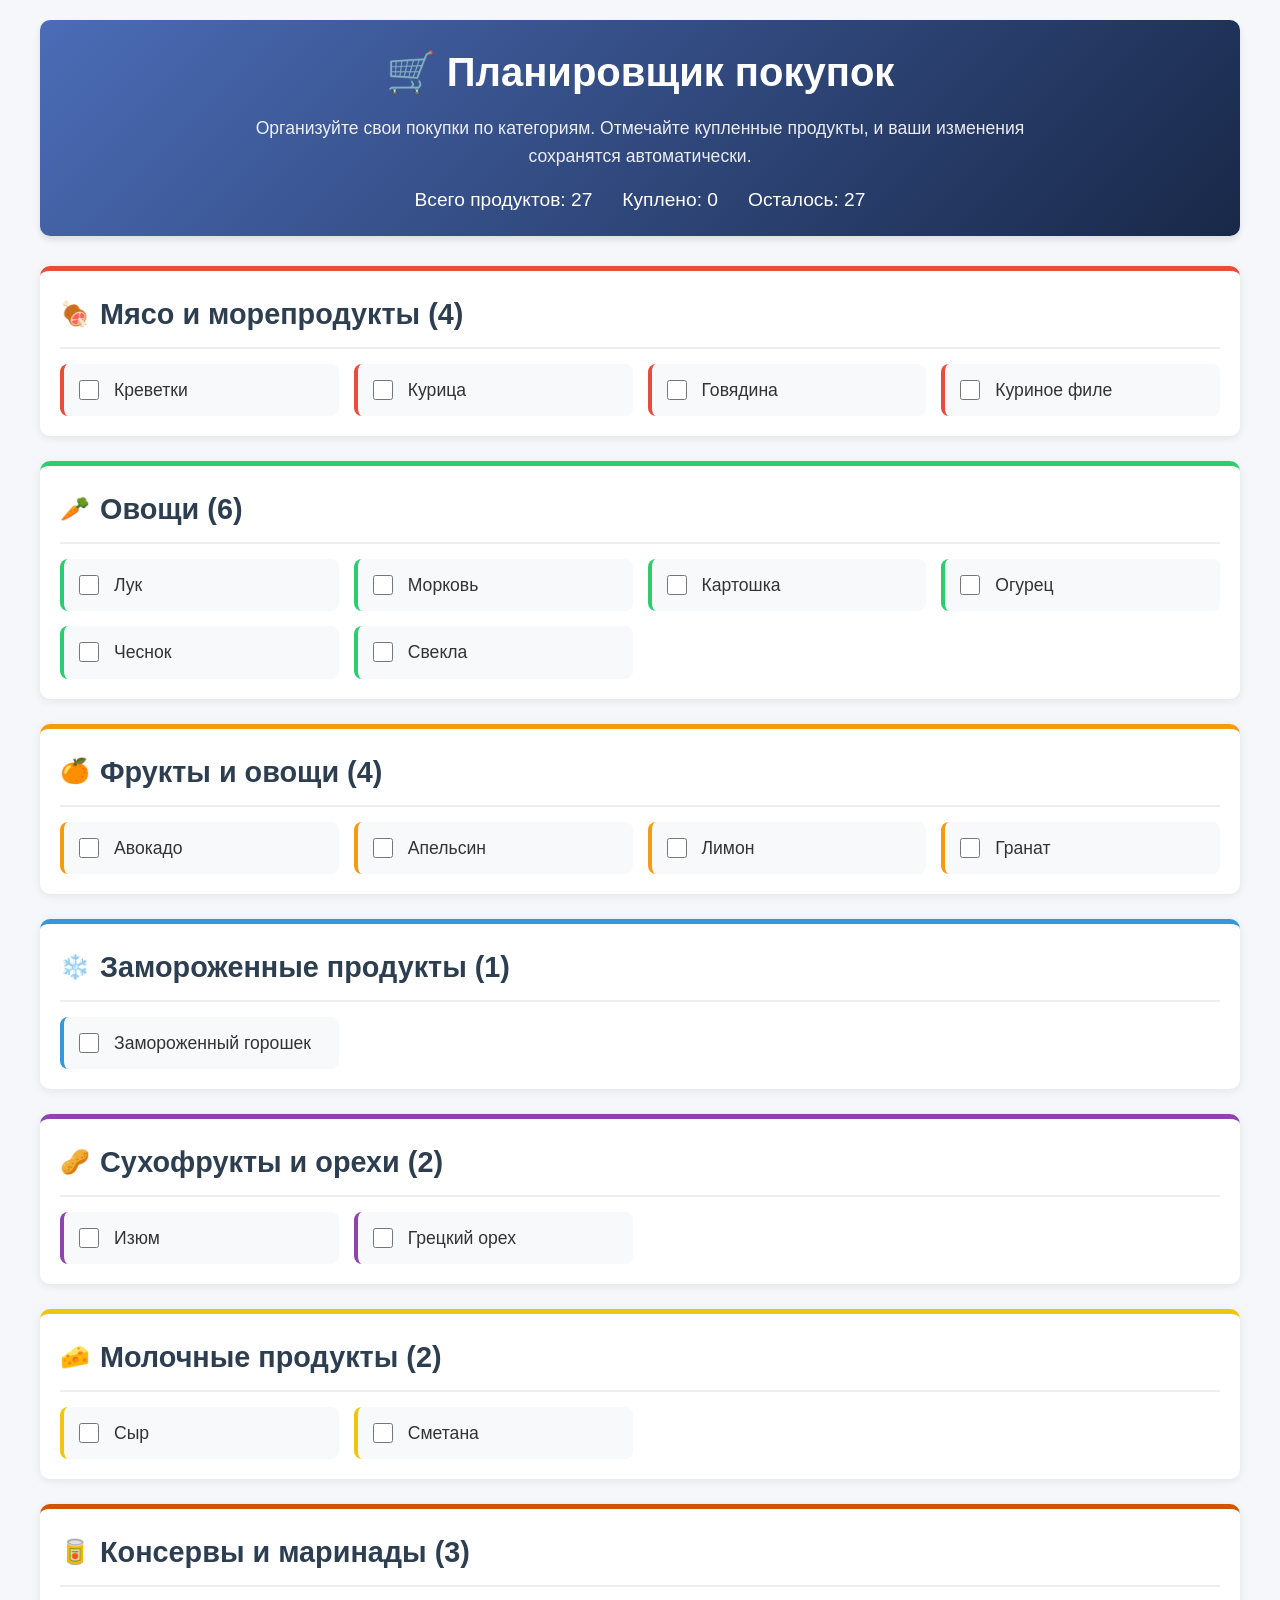
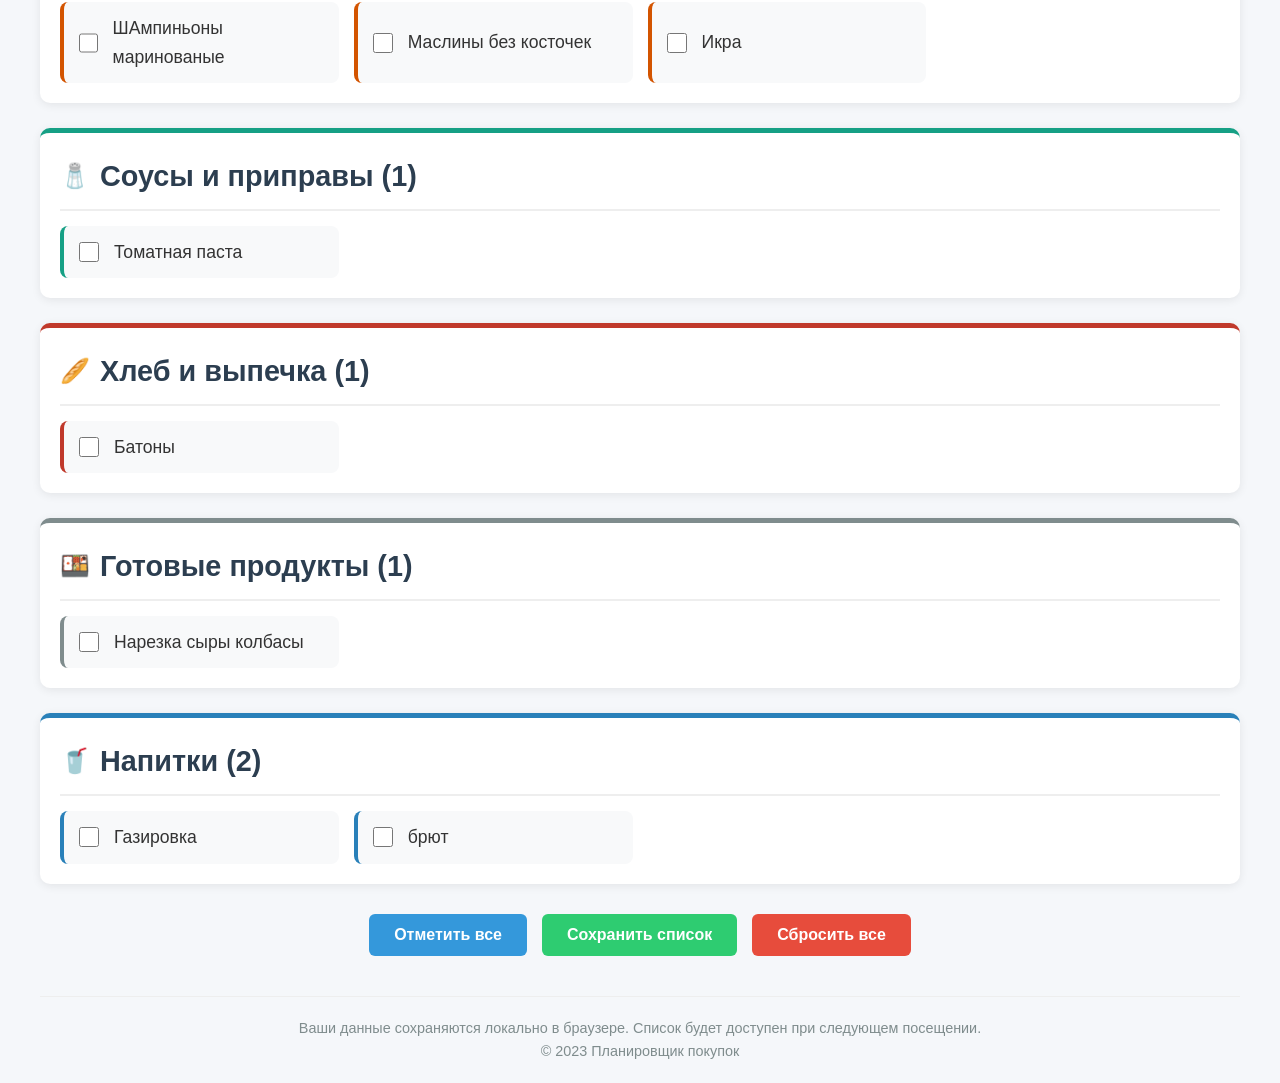
<file: plan.html>
<!DOCTYPE html>
<html lang="ru">
<head>
    <meta charset="UTF-8">
    <meta name="viewport" content="width=device-width, initial-scale=1.0">
    <title>Планировщик покупок</title>
    <style>
        * {
            margin: 0;
            padding: 0;
            box-sizing: border-box;
            font-family: 'Segoe UI', Tahoma, Geneva, Verdana, sans-serif;
        }
        
        body {
            background-color: #f5f7fa;
            color: #333;
            padding: 20px;
            line-height: 1.6;
        }
        
        .container {
            max-width: 1200px;
            margin: 0 auto;
        }
        
        header {
            text-align: center;
            margin-bottom: 30px;
            padding: 20px;
            background: linear-gradient(135deg, #4b6cb7 0%, #182848 100%);
            color: white;
            border-radius: 10px;
            box-shadow: 0 4px 6px rgba(0, 0, 0, 0.1);
        }
        
        h1 {
            font-size: 2.5rem;
            margin-bottom: 10px;
        }
        
        .description {
            font-size: 1.1rem;
            opacity: 0.9;
            max-width: 800px;
            margin: 0 auto;
        }
        
        .stats {
            display: flex;
            justify-content: center;
            gap: 30px;
            margin-top: 15px;
            font-size: 1.2rem;
        }
        
        .category-section {
            background-color: white;
            border-radius: 10px;
            padding: 20px;
            margin-bottom: 25px;
            box-shadow: 0 2px 10px rgba(0, 0, 0, 0.08);
            transition: transform 0.3s ease;
        }
        
        .category-section:hover {
            transform: translateY(-5px);
        }
        
        .category-title {
            font-size: 1.8rem;
            color: #2c3e50;
            margin-bottom: 15px;
            padding-bottom: 10px;
            border-bottom: 2px solid #eee;
            display: flex;
            align-items: center;
        }
        
        .category-icon {
            margin-right: 10px;
            font-size: 1.5rem;
        }
        
        .products-grid {
            display: grid;
            grid-template-columns: repeat(auto-fill, minmax(250px, 1fr));
            gap: 15px;
        }
        
        .product-item {
            display: flex;
            align-items: center;
            padding: 12px 15px;
            background-color: #f8f9fa;
            border-radius: 8px;
            transition: all 0.3s ease;
            border-left: 4px solid #4b6cb7;
        }
        
        .product-item:hover {
            background-color: #eef2f7;
            transform: translateX(5px);
        }
        
        .product-item.purchased {
            opacity: 0.7;
            background-color: #f0f0f0;
            border-left-color: #2ecc71;
        }
        
        .product-checkbox {
            margin-right: 15px;
            width: 20px;
            height: 20px;
            cursor: pointer;
        }
        
        .product-name {
            font-size: 1.1rem;
            flex-grow: 1;
        }
        
        .product-item.purchased .product-name {
            text-decoration: line-through;
            color: #7f8c8d;
        }
        
        .controls {
            display: flex;
            justify-content: center;
            gap: 15px;
            margin-top: 30px;
            margin-bottom: 40px;
        }
        
        button {
            padding: 12px 25px;
            font-size: 1rem;
            border: none;
            border-radius: 6px;
            cursor: pointer;
            transition: all 0.3s ease;
            font-weight: 600;
        }
        
        .reset-btn {
            background-color: #e74c3c;
            color: white;
        }
        
        .reset-btn:hover {
            background-color: #c0392b;
        }
        
        .save-btn {
            background-color: #2ecc71;
            color: white;
        }
        
        .save-btn:hover {
            background-color: #27ae60;
        }
        
        .select-all-btn {
            background-color: #3498db;
            color: white;
        }
        
        .select-all-btn:hover {
            background-color: #2980b9;
        }
        
        .footer {
            text-align: center;
            margin-top: 40px;
            padding-top: 20px;
            border-top: 1px solid #eee;
            color: #7f8c8d;
            font-size: 0.9rem;
        }
        
        @media (max-width: 768px) {
            .products-grid {
                grid-template-columns: repeat(auto-fill, minmax(200px, 1fr));
            }
            
            .stats {
                flex-direction: column;
                gap: 10px;
            }
            
            .controls {
                flex-direction: column;
                align-items: center;
            }
            
            button {
                width: 100%;
                max-width: 300px;
            }
        }
        
        @media (max-width: 480px) {
            .products-grid {
                grid-template-columns: 1fr;
            }
            
            h1 {
                font-size: 2rem;
            }
        }
    </style>
</head>
<body>
    <div class="container">
        <header>
            <h1>🛒 Планировщик покупок</h1>
            <p class="description">Организуйте свои покупки по категориям. Отмечайте купленные продукты, и ваши изменения сохранятся автоматически.</p>
            <div class="stats">
                <div>Всего продуктов: <span id="total-count">0</span></div>
                <div>Куплено: <span id="purchased-count">0</span></div>
                <div>Осталось: <span id="remaining-count">0</span></div>
            </div>
        </header>
        
        <main>
            <!-- Категории будут сгенерированы JavaScript -->
        </main>
        
        <div class="controls">
            <button class="select-all-btn" id="select-all">Отметить все</button>
            <button class="save-btn" id="save-btn">Сохранить список</button>
            <button class="reset-btn" id="reset-btn">Сбросить все</button>
        </div>
        
        <div class="footer">
            <p>Ваши данные сохраняются локально в браузере. Список будет доступен при следующем посещении.</p>
            <p>© 2023 Планировщик покупок</p>
        </div>
    </div>

    <script>
        // Исходные данные продуктов
        const products = [
            { name: "Креветки", category: "Мясо и морепродукты" },
            { name: "Курица", category: "Мясо и морепродукты" },
            { name: "Говядина", category: "Мясо и морепродукты" },
            { name: "Куриное филе", category: "Мясо и морепродукты" },
            { name: "Лук", category: "Овощи" },
            { name: "Морковь", category: "Овощи" },
            { name: "Картошка", category: "Овощи" },
            { name: "Огурец", category: "Овощи" },
            { name: "Чеснок", category: "Овощи" },
            { name: "Свекла", category: "Овощи" },
            { name: "Авокадо", category: "Фрукты и овощи" },
            { name: "Апельсин", category: "Фрукты и овощи" },
            { name: "Лимон", category: "Фрукты и овощи" },
            { name: "Гранат", category: "Фрукты и овощи" },
            { name: "Замороженный горошек", category: "Замороженные продукты" },
            { name: "Изюм", category: "Сухофрукты и орехи" },
            { name: "Грецкий орех", category: "Сухофрукты и орехи" },
            { name: "Сыр", category: "Молочные продукты" },
            { name: "Сметана", category: "Молочные продукты" },
            { name: "ШАмпиньоны маринованые", category: "Консервы и маринады" },
            { name: "Маслины без косточек", category: "Консервы и маринады" },
            { name: "Икра", category: "Консервы и маринады" },
            { name: "Томатная паста", category: "Соусы и приправы" },
            { name: "Батоны", category: "Хлеб и выпечка" },
            { name: "Нарезка сыры колбасы", category: "Готовые продукты" },
            { name: "Газировка", category: "Напитки" },
            { name: "брют", category: "Напитки" }
        ];

        // Иконки для категорий
        const categoryIcons = {
            "Мясо и морепродукты": "🍖",
            "Овощи": "🥕",
            "Фрукты и овощи": "🍊",
            "Замороженные продукты": "❄️",
            "Сухофрукты и орехи": "🥜",
            "Молочные продукты": "🧀",
            "Консервы и маринады": "🥫",
            "Соусы и приправы": "🧂",
            "Хлеб и выпечка": "🥖",
            "Готовые продукты": "🍱",
            "Напитки": "🥤"
        };

        // Цвета для категорий
        const categoryColors = {
            "Мясо и морепродукты": "#e74c3c",
            "Овощи": "#2ecc71",
            "Фрукты и овощи": "#f39c12",
            "Замороженные продукты": "#3498db",
            "Сухофрукты и орехи": "#8e44ad",
            "Молочные продукты": "#f1c40f",
            "Консервы и маринады": "#d35400",
            "Соусы и приправы": "#16a085",
            "Хлеб и выпечка": "#c0392b",
            "Готовые продукты": "#7f8c8d",
            "Напитки": "#2980b9"
        };

        // Глобальные переменные
        let purchasedItems = JSON.parse(localStorage.getItem('purchasedItems')) || [];
        
        // Функция для обновления статистики
        function updateStats() {
            const totalCount = products.length;
            const purchasedCount = purchasedItems.length;
            const remainingCount = totalCount - purchasedCount;
            
            document.getElementById('total-count').textContent = totalCount;
            document.getElementById('purchased-count').textContent = purchasedCount;
            document.getElementById('remaining-count').textContent = remainingCount;
        }
        
        // Функция для сохранения купленных продуктов
        function savePurchasedItems() {
            localStorage.setItem('purchasedItems', JSON.stringify(purchasedItems));
            updateStats();
            
            // Показать уведомление о сохранении
            const saveBtn = document.getElementById('save-btn');
            const originalText = saveBtn.textContent;
            saveBtn.textContent = "Сохранено!";
            saveBtn.style.backgroundColor = "#27ae60";
            
            setTimeout(() => {
                saveBtn.textContent = originalText;
                saveBtn.style.backgroundColor = "#2ecc71";
            }, 1500);
        }
        
        // Функция для обработки изменения состояния чекбокса
        function handleCheckboxChange(productName, isChecked) {
            if (isChecked && !purchasedItems.includes(productName)) {
                purchasedItems.push(productName);
            } else if (!isChecked && purchasedItems.includes(productName)) {
                const index = purchasedItems.indexOf(productName);
                if (index > -1) {
                    purchasedItems.splice(index, 1);
                }
            }
            
            savePurchasedItems();
        }
        
        // Функция для отрисовки категории продуктов
        function renderCategory(categoryName, categoryProducts) {
            const categoryElement = document.createElement('div');
            categoryElement.className = 'category-section';
            categoryElement.style.borderTop = `5px solid ${categoryColors[categoryName] || '#4b6cb7'}`;
            
            // Заголовок категории с иконкой
            const categoryTitle = document.createElement('h2');
            categoryTitle.className = 'category-title';
            categoryTitle.innerHTML = `
                <span class="category-icon">${categoryIcons[categoryName] || '📋'}</span>
                ${categoryName} (${categoryProducts.length})
            `;
            
            // Контейнер для продуктов
            const productsGrid = document.createElement('div');
            productsGrid.className = 'products-grid';
            
            // Добавление продуктов в категорию
            categoryProducts.forEach(product => {
                const isPurchased = purchasedItems.includes(product.name);
                
                const productItem = document.createElement('div');
                productItem.className = `product-item ${isPurchased ? 'purchased' : ''}`;
                productItem.style.borderLeftColor = categoryColors[categoryName] || '#4b6cb7';
                
                productItem.innerHTML = `
                    <input type="checkbox" class="product-checkbox" id="product-${product.name}" ${isPurchased ? 'checked' : ''}>
                    <label for="product-${product.name}" class="product-name">${product.name}</label>
                `;
                
                // Обработчик изменения чекбокса
                const checkbox = productItem.querySelector('.product-checkbox');
                checkbox.addEventListener('change', function() {
                    handleCheckboxChange(product.name, this.checked);
                    productItem.classList.toggle('purchased', this.checked);
                });
                
                productsGrid.appendChild(productItem);
            });
            
            // Сборка категории
            categoryElement.appendChild(categoryTitle);
            categoryElement.appendChild(productsGrid);
            
            return categoryElement;
        }
        
        // Функция для группировки продуктов по категориям
        function groupProductsByCategory() {
            const grouped = {};
            
            products.forEach(product => {
                if (!grouped[product.category]) {
                    grouped[product.category] = [];
                }
                grouped[product.category].push(product);
            });
            
            return grouped;
        }
        
        // Функция для отрисовки всех категорий
        function renderAllCategories() {
            const mainElement = document.querySelector('main');
            mainElement.innerHTML = '';
            
            const groupedProducts = groupProductsByCategory();
            
            // Отрисовка категорий в определенном порядке
            const categoryOrder = [
                "Мясо и морепродукты",
                "Овощи", 
                "Фрукты и овощи",
                "Замороженные продукты",
                "Сухофрукты и орехи",
                "Молочные продукты",
                "Консервы и маринады",
                "Соусы и приправы",
                "Хлеб и выпечка",
                "Готовые продукты",
                "Напитки"
            ];
            
            categoryOrder.forEach(categoryName => {
                if (groupedProducts[categoryName]) {
                    const categoryElement = renderCategory(categoryName, groupedProducts[categoryName]);
                    mainElement.appendChild(categoryElement);
                }
            });
            
            updateStats();
        }
        
        // Функция для отметки всех продуктов
        function selectAllProducts() {
            const allProductNames = products.map(product => product.name);
            purchasedItems = [...allProductNames];
            
            // Обновить все чекбоксы
            products.forEach(product => {
                const checkbox = document.getElementById(`product-${product.name}`);
                if (checkbox) {
                    checkbox.checked = true;
                }
            });
            
            // Перерисовать категории, чтобы применить класс purchased
            renderAllCategories();
            savePurchasedItems();
        }
        
        // Функция для сброса всех покупок
        function resetAllPurchases() {
            if (confirm("Вы уверены, что хотите сбросить все отметки о покупках?")) {
                purchasedItems = [];
                renderAllCategories();
                savePurchasedItems();
            }
        }
        
        // Инициализация при загрузке страницы
        document.addEventListener('DOMContentLoaded', function() {
            // Отрисовка всех категорий
            renderAllCategories();
            
            // Назначение обработчиков кнопок
            document.getElementById('select-all').addEventListener('click', selectAllProducts);
            document.getElementById('reset-btn').addEventListener('click', resetAllPurchases);
            document.getElementById('save-btn').addEventListener('click', savePurchasedItems);
            
            // Автосохранение при изменении чекбоксов
            document.addEventListener('change', function(e) {
                if (e.target.classList.contains('product-checkbox')) {
                    // Сохранение происходит в handleCheckboxChange
                }
            });
        });
    </script>
</body>
</html>
</file>
